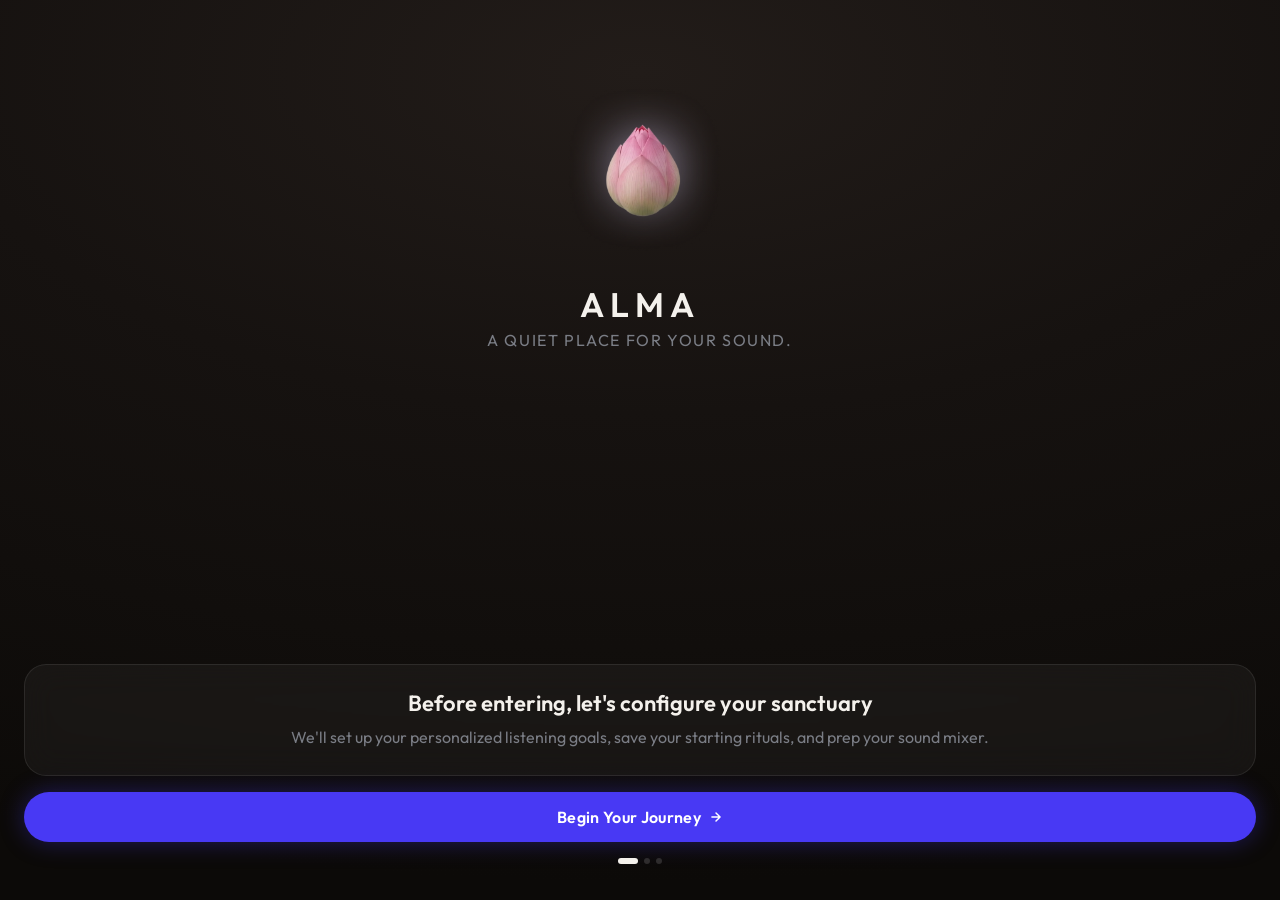
<file: alma-locket/onboarding.html>
<!DOCTYPE html>
<html lang="en">
<head>
<meta charset="UTF-8" />
<meta name="viewport" content="width=device-width, initial-scale=1.0" />
<title>ALMA — Welcome</title>
<link rel="preconnect" href="https://fonts.googleapis.com">
<link href="https://fonts.googleapis.com/css2?family=Outfit:wght@300;400;500;600;700&display=swap" rel="stylesheet">
<style>
:root {
  --accent: #4839F4;
  --accent-press: #7C4DF0;
  --font: 'Outfit', -apple-system, system-ui, sans-serif;
  --ease: cubic-bezier(0.4, 0.0, 0.1, 1);
  --ease-spring: cubic-bezier(0.34, 1.3, 0.64, 1);
  --bg: #0E0B09;
  --bg-grad: radial-gradient(130% 90% at 50% 8%, #221C19 0%, #161210 42%, #0C0A08 100%);
  --text: #F4F1EC;
  --text-2: #A8AAAF;
  --text-3: #7A7D85;
  --hairline: rgba(255,255,255,0.085);
  --hairline-strong: rgba(255,255,255,0.14);
  --surface: rgba(255,255,255,0.045);
  --surface-2: rgba(255,255,255,0.07);
}

* { box-sizing: border-box; margin: 0; padding: 0; }
html, body { height: 100%; width: 100%; }

body {
  font-family: var(--font);
  background: var(--bg-grad);
  color: var(--text);
  display: flex;
  flex-direction: column;
  min-height: 100svh;
  -webkit-font-smoothing: antialiased;
  overflow: hidden;
}

/* ── Screen ── */
.screen {
  position: relative;
  z-index: 1;
  display: flex;
  flex-direction: column;
  flex: 1;
  padding: 60px 24px 36px;
  overflow: hidden;
}

/* ── Step views ── */
.step {
  display: none;
  flex-direction: column;
  flex: 1;
  animation: stepIn 380ms var(--ease-spring) both;
}
.step.active { display: flex; }

.back-btn {
  width: 40px; height: 40px;
  border-radius: 50%;
  border: 1px solid var(--hairline);
  background: var(--surface);
  color: var(--text-2);
  display: flex; align-items: center; justify-content: center;
  cursor: pointer;
  flex-shrink: 0;
  align-self: flex-start;
  margin-bottom: 8px;
}

@keyframes stepIn {
  from { opacity: 0; transform: translateX(24px); }
  to   { opacity: 1; transform: translateX(0); }
}

/* ─── STEP 1 ─── */
.s1-brand {
  display: flex;
  flex-direction: column;
  align-items: center;
  text-align: center;
  flex: 1;
  justify-content: flex-start;
  padding-top: 8px;
}

.lotus-hero {
  width: 180px;
  height: 200px;
  object-fit: contain;
  margin-bottom: 20px;
}

.brand-name {
  font-weight: 600;
  font-size: 34px;
  letter-spacing: 6px;
  text-transform: uppercase;
  color: var(--text);
  line-height: 1;
  margin-bottom: 8px;
}
.brand-sub {
  font-size: 16px;
  font-weight: 400;
  color: var(--text-3);
  letter-spacing: 0.1em;
  text-transform: uppercase;
}

.s1-bottom {
  margin-top: auto;
  width: 100%;
  display: flex;
  flex-direction: column;
}

.s1-card {
  background: var(--surface);
  backdrop-filter: blur(16px);
  -webkit-backdrop-filter: blur(16px);
  border: 1px solid var(--hairline);
  border-radius: 22px;
  padding: 24px 20px;
  text-align: center;
  margin-bottom: 16px;
}
.s1-card h3 {
  font-size: 22px;
  font-weight: 600;
  color: var(--text);
  margin-bottom: 8px;
  line-height: 1.3;
}
.s1-card p {
  font-size: 16px;
  color: var(--text-3);
  line-height: 1.6;
}

/* ─── STEP 2 & 3 header ─── */
.step-lotus {
  width: 120px;
  height: 136px;
  object-fit: contain;
  display: block;
  margin: 0 auto 12px;
}

.step-label {
  font-size: 16px;
  font-weight: 600;
  text-transform: uppercase;
  letter-spacing: 0.1em;
  color: var(--text-3);
  text-align: center;
  margin-bottom: 6px;
}
.step-title {
  font-size: 28px;
  font-weight: 600;
  color: var(--text);
  text-align: center;
  letter-spacing: -0.3px;
  margin-bottom: 4px;
}
.step-sub {
  font-size: 16px;
  color: var(--text-3);
  text-align: center;
  margin-bottom: 20px;
  line-height: 1.5;
}

/* ─── Intention list ─── */
.intention-list {
  display: flex;
  flex-direction: column;
  gap: 10px;
  flex: 1;
  overflow-y: auto;
  margin-bottom: 16px;
}
.intention-list::-webkit-scrollbar { display: none; }

.intention-item {
  display: flex;
  align-items: center;
  justify-content: space-between;
  padding: 14px 16px;
  border-radius: 18px;
  border: 1px solid var(--hairline);
  background: rgba(255,255,255,0.025);
  cursor: pointer;
  transition: border-color 200ms var(--ease), background 200ms var(--ease);
  -webkit-tap-highlight-color: transparent;
}
.intention-item.selected {
  border-color: var(--hairline-strong);
  background: rgba(255,255,255,0.06);
}
.intention-item-left {
  display: flex;
  align-items: center;
  gap: 12px;
}
.intention-icon {
  width: 36px;
  height: 36px;
  border-radius: 12px;
  background: rgba(255,255,255,0.06);
  display: flex;
  align-items: center;
  justify-content: center;
  flex-shrink: 0;
  color: var(--text-3);
}
.intention-text h4 {
  font-size: 16px;
  font-weight: 600;
  color: var(--text);
  margin-bottom: 2px;
}
.intention-text p {
  font-size: 16px;
  color: var(--text-3);
}

.check-circle {
  width: 20px;
  height: 20px;
  border-radius: 50%;
  border: 1.5px solid var(--hairline-strong);
  display: flex;
  align-items: center;
  justify-content: center;
  flex-shrink: 0;
  transition: background 200ms var(--ease), border-color 200ms var(--ease);
}
.check-circle.checked { background: var(--text); border-color: var(--text); }
.check-circle svg { display: none; }
.check-circle.checked svg { display: block; }

/* ─── Goal list ─── */
.goal-picker {
  display: flex;
  flex-direction: column;
  gap: 8px;
  margin-bottom: 12px;
}
.goal-row {
  display: flex;
  gap: 8px;
}
.goal-chip {
  flex: 1;
  padding: 11px 0;
  border-radius: 14px;
  background: var(--surface-2);
  border: 1px solid var(--hairline);
  color: var(--text-2);
  font-family: var(--font);
  font-size: 16px;
  font-weight: 600;
  cursor: pointer;
  transition: background 180ms var(--ease), color 180ms var(--ease), border-color 180ms var(--ease);
  -webkit-tap-highlight-color: transparent;
}
.goal-chip.secondary {
  color: var(--text-3);
  font-size: 13px;
}
.goal-chip.active {
  background: var(--text);
  color: #0B0A09;
  border-color: transparent;
}
.custom-input-wrap {
  flex: 1;
  display: none;
  align-items: center;
  justify-content: center;
  border-radius: 14px;
  background: var(--text);
  padding: 6px 8px;
}
.custom-input-wrap input {
  width: 100%;
  background: transparent;
  border: none;
  outline: none;
  color: #0B0A09;
  font-family: var(--font);
  font-size: 16px;
  font-weight: 600;
  text-align: center;
}
.per-week {
  font-size: 16px;
  color: var(--text-3);
  text-align: center;
  min-height: 20px;
  margin-bottom: 16px;
}

/* ── CTA button ── */
.btn-primary {
  width: 100%;
  padding: 15px 20px;
  border-radius: 100px;
  border: none;
  cursor: pointer;
  font-family: var(--font);
  font-size: 16px;
  font-weight: 600;
  letter-spacing: 0.02em;
  display: flex;
  align-items: center;
  justify-content: center;
  gap: 8px;
  background: var(--accent);
  color: #fff;
  box-shadow: 0 0 24px rgba(72,57,244,0.35);
  transition: background 180ms var(--ease), box-shadow 180ms var(--ease), transform 120ms var(--ease);
  -webkit-tap-highlight-color: transparent;
  flex-shrink: 0;
}
.btn-primary:active { transform: scale(0.97); }

/* ── Progress dots ── */
.dots {
  display: flex;
  align-items: center;
  justify-content: center;
  gap: 6px;
  padding: 16px 0 0;
  flex-shrink: 0;
}
.dot {
  height: 6px;
  border-radius: 100px;
  background: var(--hairline-strong);
  transition: width 300ms var(--ease-spring), background 300ms var(--ease);
}
.dot.active { width: 20px; background: var(--text); }
.dot:not(.active) { width: 6px; }
</style>
</head>
<body>

<div class="screen">

  <!-- ── STEP 1: Welcome ── -->
  <div class="step active" id="step-1">
    <div class="s1-brand">
      <img src="images/lotus/lotus1.webp" alt="Lotus" class="lotus-hero" />
      <div class="brand-name">Alma</div>
      <div class="brand-sub">A quiet place for your sound.</div>
    </div>

    <div class="s1-bottom">
      <div class="s1-card">
        <h3>Before entering, let's configure your sanctuary</h3>
        <p>We'll set up your personalized listening goals, save your starting rituals, and prep your sound mixer.</p>
      </div>
      <button class="btn-primary" onclick="goTo(2)">
        Begin Your Journey
        <svg width="14" height="14" viewBox="0 0 24 24" fill="none" stroke="currentColor" stroke-width="2.5" stroke-linecap="round" stroke-linejoin="round"><path d="M5 12h14M12 5l7 7-7 7"/></svg>
      </button>
      <div class="dots">
        <div class="dot active"></div>
        <div class="dot"></div>
        <div class="dot"></div>
      </div>
    </div>
  </div>

  <!-- ── STEP 2: Intentions ── -->
  <div class="step" id="step-2">
    <button class="back-btn" onclick="goTo(1)" aria-label="Back">
      <svg width="18" height="18" viewBox="0 0 24 24" fill="none" stroke="currentColor" stroke-width="2" stroke-linecap="round" stroke-linejoin="round"><path d="M15 18l-6-6 6-6"/></svg>
    </button>
    <img src="images/lotus/lotus3.webp" alt="Lotus" class="step-lotus" />
    <div class="step-label">1 of 2 · Core Intention</div>
    <div class="step-title">What brings you stillness?</div>
    <div class="step-sub">Choose your core needs. We'll populate your initial Mixer.</div>

    <div class="intention-list">

      <div class="intention-item selected" onclick="toggleIntention('focus', this)">
        <div class="intention-item-left">
          <div class="intention-icon">
            <svg width="18" height="18" viewBox="0 0 24 24" fill="none" stroke="currentColor" stroke-width="1.8" stroke-linecap="round" stroke-linejoin="round"><circle cx="12" cy="12" r="3"/><path d="M12 2v3M12 19v3M4.22 4.22l2.12 2.12M17.66 17.66l2.12 2.12M2 12h3M19 12h3M4.22 19.78l2.12-2.12M17.66 6.34l2.12-2.12"/></svg>
          </div>
          <div class="intention-text">
            <h4>Focus &amp; Mental Clarity</h4>
            <p>Optimized with 40Hz binaural waves</p>
          </div>
        </div>
        <div class="check-circle checked" id="check-focus">
          <svg width="10" height="10" viewBox="0 0 12 12" fill="none"><path d="M2 6l3 3 5-5" stroke="#0B0A09" stroke-width="1.8" stroke-linecap="round" stroke-linejoin="round"/></svg>
        </div>
      </div>

      <div class="intention-item" onclick="toggleIntention('sleep', this)">
        <div class="intention-item-left">
          <div class="intention-icon">
            <svg width="18" height="18" viewBox="0 0 24 24" fill="none" stroke="currentColor" stroke-width="1.8" stroke-linecap="round" stroke-linejoin="round"><path d="M21 12.79A9 9 0 1 1 11.21 3 7 7 0 0 0 21 12.79z"/></svg>
          </div>
          <div class="intention-text">
            <h4>Deep Sleep Sanctuary</h4>
            <p>Includes Forest Night and rain layers</p>
          </div>
        </div>
        <div class="check-circle" id="check-sleep">
          <svg width="10" height="10" viewBox="0 0 12 12" fill="none"><path d="M2 6l3 3 5-5" stroke="#0B0A09" stroke-width="1.8" stroke-linecap="round" stroke-linejoin="round"/></svg>
        </div>
      </div>

      <div class="intention-item" onclick="toggleIntention('stress', this)">
        <div class="intention-item-left">
          <div class="intention-icon">
            <svg width="18" height="18" viewBox="0 0 24 24" fill="none" stroke="currentColor" stroke-width="1.8" stroke-linecap="round" stroke-linejoin="round"><path d="M17.7 7.7a2.5 2.5 0 1 1 1.8 4.3H2"/><path d="M9.6 4.6A2 2 0 1 1 11 8H2"/><path d="M12.6 19.4A2 2 0 1 0 14 16H2"/></svg>
          </div>
          <div class="intention-text">
            <h4>Stress &amp; Anxiety Relief</h4>
            <p>Anchored with custom OM Wave Chants</p>
          </div>
        </div>
        <div class="check-circle" id="check-stress">
          <svg width="10" height="10" viewBox="0 0 12 12" fill="none"><path d="M2 6l3 3 5-5" stroke="#0B0A09" stroke-width="1.8" stroke-linecap="round" stroke-linejoin="round"/></svg>
        </div>
      </div>

      <div class="intention-item" onclick="toggleIntention('nature', this)">
        <div class="intention-item-left">
          <div class="intention-icon">
            <svg width="18" height="18" viewBox="0 0 24 24" fill="none" stroke="currentColor" stroke-width="1.8" stroke-linecap="round" stroke-linejoin="round"><path d="M11 20A7 7 0 0 1 9.8 6.1C15.5 5 17 4.48 19 2c1 2 2 4.18 2 8 0 5.5-4.78 10-10 10z"/><path d="M2 21c0-3 1.85-5.36 5.08-6C9.5 14.52 12 13 13 12"/></svg>
          </div>
          <div class="intention-text">
            <h4>Nature Immersion</h4>
            <p>Gentle Rain &amp; Ocean Waves combinations</p>
          </div>
        </div>
        <div class="check-circle" id="check-nature">
          <svg width="10" height="10" viewBox="0 0 12 12" fill="none"><path d="M2 6l3 3 5-5" stroke="#0B0A09" stroke-width="1.8" stroke-linecap="round" stroke-linejoin="round"/></svg>
        </div>
      </div>

    </div>

    <button class="btn-primary" onclick="goTo(3)">
      Next: Set Your Target
      <svg width="14" height="14" viewBox="0 0 24 24" fill="none" stroke="currentColor" stroke-width="2.5" stroke-linecap="round" stroke-linejoin="round"><path d="M5 12h14M12 5l7 7-7 7"/></svg>
    </button>

    <div class="dots">
      <div class="dot"></div>
      <div class="dot active"></div>
      <div class="dot"></div>
    </div>
  </div>

  <!-- ── STEP 3: Goals ── -->
  <div class="step" id="step-3">
    <button class="back-btn" onclick="goTo(2)" aria-label="Back">
      <svg width="18" height="18" viewBox="0 0 24 24" fill="none" stroke="currentColor" stroke-width="2" stroke-linecap="round" stroke-linejoin="round"><path d="M15 18l-6-6 6-6"/></svg>
    </button>
    <img src="images/lotus/lotus5.webp" alt="Lotus" class="step-lotus" />
    <div class="step-label">2 of 2 · Daily Commitment</div>
    <div class="step-title">Set your daily target</div>
    <div class="step-sub">Your goal shapes the rituals we prepare for you.</div>

    <div class="goal-picker">
      <div class="goal-row">
        <button class="goal-chip" id="chip-10" onclick="selectGoal(10, this)">10m</button>
        <button class="goal-chip" id="chip-30" onclick="selectGoal(30, this)">30m</button>
        <button class="goal-chip" id="chip-60" onclick="selectGoal(60, this)">1h</button>
      </div>
      <div class="goal-row">
        <button class="goal-chip secondary" id="chip-custom" onclick="activateCustom()">Custom</button>
        <div class="custom-input-wrap" id="custom-wrap">
          <input id="custom-input" type="text" inputmode="numeric" pattern="[0-9]*"
            placeholder="min"
            oninput="onCustomInput(this)"
            onblur="onCustomBlur()"
            onkeydown="if(event.key==='Enter')this.blur()" />
        </div>
        <button class="goal-chip secondary" id="chip-notsure" onclick="selectNotSure(this)">Not sure yet</button>
      </div>
    </div>

    <div class="per-week" id="per-week"></div>

    <button class="btn-primary" style="margin-top: auto" onclick="window.location.href='signin.html'">
      Enter Your Sanctuary
      <svg width="14" height="14" viewBox="0 0 24 24" fill="none" stroke="currentColor" stroke-width="2.5" stroke-linecap="round" stroke-linejoin="round"><path d="M5 12h14M12 5l7 7-7 7"/></svg>
    </button>

    <div class="dots">
      <div class="dot"></div>
      <div class="dot"></div>
      <div class="dot active"></div>
    </div>
  </div>

</div>

<script>
  const intentions = new Set(['focus']);

  function goTo(n) {
    document.querySelectorAll('.step').forEach(s => s.classList.remove('active'));
    document.getElementById(`step-${n}`).classList.add('active');
  }

  function toggleIntention(key, el) {
    const circle = document.getElementById(`check-${key}`);
    if (intentions.has(key)) {
      if (intentions.size === 1) return;
      intentions.delete(key);
      el.classList.remove('selected');
      circle.classList.remove('checked');
    } else {
      intentions.add(key);
      el.classList.add('selected');
      circle.classList.add('checked');
    }
  }

  function fmtPerWeek(min) {
    const total = min * 7;
    const h = Math.floor(total / 60), m = total % 60;
    const fmt = h > 0 ? (m > 0 ? `${h}h ${m}m` : `${h}`) : `${m}m`;
    return `That's ${fmt} per week`;
  }

  function clearChips() {
    document.querySelectorAll('.goal-chip').forEach(c => c.classList.remove('active'));
  }

  function selectGoal(min, el) {
    clearChips();
    hideCustom();
    el.classList.add('active');
    document.getElementById('per-week').textContent = fmtPerWeek(min);
  }

  function selectNotSure(el) {
    clearChips();
    hideCustom();
    el.classList.add('active');
    document.getElementById('per-week').textContent = '';
  }

  function activateCustom() {
    clearChips();
    document.getElementById('chip-custom').style.display = 'none';
    const wrap = document.getElementById('custom-wrap');
    wrap.style.display = 'flex';
    const input = document.getElementById('custom-input');
    input.value = '';
    input.focus();
    document.getElementById('per-week').textContent = '';
  }

  function hideCustom() {
    document.getElementById('chip-custom').style.display = '';
    document.getElementById('custom-wrap').style.display = 'none';
  }

  function onCustomInput(input) {
    const raw = input.value.replace(/\D/g, '');
    input.value = raw;
    const n = parseInt(raw, 10);
    document.getElementById('per-week').textContent = n > 0 ? fmtPerWeek(n) : '';
  }

  function onCustomBlur() {
    const input = document.getElementById('custom-input');
    if (!input.value.trim()) hideCustom();
  }
</script>
</body>
</html>
</file>
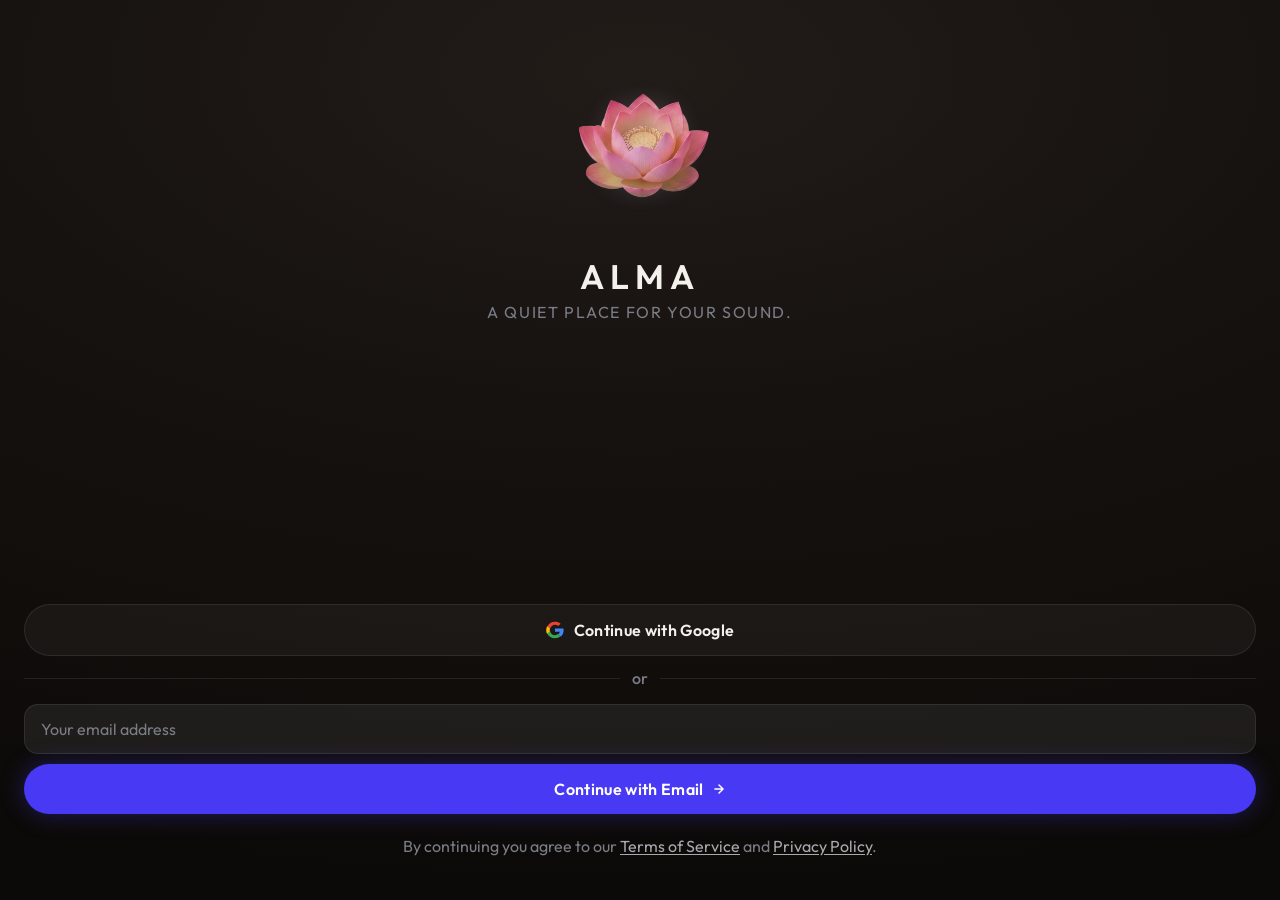
<file: alma-locket/signin.html>
<!DOCTYPE html>
<html lang="en">
<head>
<meta charset="UTF-8" />
<meta name="viewport" content="width=device-width, initial-scale=1.0" />
<title>ALMA — Sign In</title>
<link rel="preconnect" href="https://fonts.googleapis.com">
<link href="https://fonts.googleapis.com/css2?family=Outfit:wght@300;400;500;600;700&display=swap" rel="stylesheet">
<style>
:root {
  --accent: #4839F4;
  --font: 'Outfit', -apple-system, system-ui, sans-serif;
  --ease: cubic-bezier(0.4, 0.0, 0.1, 1);
  --ease-spring: cubic-bezier(0.34, 1.3, 0.64, 1);
  --bg-grad: radial-gradient(130% 90% at 50% 8%, #221C19 0%, #161210 42%, #0C0A08 100%);
  --text: #F4F1EC;
  --text-2: #A8AAAF;
  --text-3: #7A7D85;
  --hairline: rgba(255,255,255,0.085);
  --hairline-strong: rgba(255,255,255,0.14);
  --surface: rgba(255,255,255,0.045);
  --surface-2: rgba(255,255,255,0.07);
}

* { box-sizing: border-box; margin: 0; padding: 0; }
html, body { height: 100%; width: 100%; overflow: hidden; }

body {
  font-family: var(--font);
  background: var(--bg-grad);
  color: var(--text);
  -webkit-font-smoothing: antialiased;
}

/* ── Screen track ── */
.track {
  display: flex;
  width: 200%;
  height: 100svh;
  transition: transform 400ms var(--ease);
}
.track.at-2 { transform: translateX(-50%); }

.screen {
  width: 50%;
  min-height: 100svh;
  display: flex;
  flex-direction: column;
  align-items: center;
  padding: 60px 24px 40px;
  flex-shrink: 0;
}

/* ── Brand ── */
.brand {
  display: flex;
  flex-direction: column;
  align-items: center;
  text-align: center;
}
.lotus-img {
  width: 160px;
  height: 180px;
  object-fit: contain;
  margin-bottom: 20px;
  animation: breathe 4s ease-in-out infinite;
}
@keyframes breathe {
  0%, 100% { transform: scale(1);    opacity: 1; }
  50%       { transform: scale(1.03); opacity: 0.88; }
}
.brand-name {
  font-weight: 600;
  font-size: 34px;
  letter-spacing: 6px;
  text-transform: uppercase;
  color: var(--text);
  line-height: 1;
  margin-bottom: 8px;
}
.brand-tagline {
  font-size: 16px;
  font-weight: 400;
  color: var(--text-3);
  letter-spacing: 0.1em;
  text-transform: uppercase;
}

/* ── Auth section ── */
.auth {
  margin-top: auto;
  width: 100%;
}

.btn-provider {
  width: 100%;
  display: flex;
  align-items: center;
  justify-content: center;
  gap: 10px;
  padding: 15px 20px;
  border-radius: 100px;
  border: 1px solid var(--hairline);
  background: var(--surface);
  color: var(--text);
  font-family: var(--font);
  font-size: 16px;
  font-weight: 600;
  letter-spacing: 0.02em;
  cursor: pointer;
  transition: opacity 120ms var(--ease);
  -webkit-tap-highlight-color: transparent;
  margin-bottom: 12px;
}
.btn-provider:active { opacity: 0.55; }

.divider {
  display: flex;
  align-items: center;
  gap: 12px;
  margin: 4px 0 16px;
  color: var(--text-3);
  font-size: 16px;
  font-weight: 500;
}
.divider::before, .divider::after {
  content: '';
  flex: 1;
  height: 1px;
  background: var(--hairline);
}

.input-field {
  width: 100%;
  padding: 14px 16px;
  background: var(--surface-2);
  border: 1px solid var(--hairline);
  border-radius: 14px;
  color: var(--text);
  font-family: var(--font);
  font-size: 16px;
  font-weight: 400;
  outline: none;
  margin-bottom: 10px;
  transition: border-color 200ms var(--ease);
  -webkit-appearance: none;
}
.input-field:focus { border-color: var(--hairline-strong); }
.input-field::placeholder { color: var(--text-3); }

.btn-primary {
  width: 100%;
  padding: 15px 20px;
  border-radius: 100px;
  border: none;
  cursor: pointer;
  font-family: var(--font);
  font-size: 16px;
  font-weight: 600;
  letter-spacing: 0.02em;
  display: flex;
  align-items: center;
  justify-content: center;
  gap: 8px;
  background: var(--accent);
  color: #fff;
  box-shadow: 0 0 24px rgba(72,57,244,0.35);
  transition: opacity 120ms var(--ease);
  -webkit-tap-highlight-color: transparent;
}
.btn-primary:active { opacity: 0.75; }

.legal {
  margin-top: 20px;
  font-size: 16px;
  color: var(--text-3);
  text-align: center;
  line-height: 1.6;
}
.legal a {
  color: var(--text-2);
  text-decoration: underline;
  text-underline-offset: 2px;
}

/* ── Screen 2 specific ── */
.back-btn {
  position: absolute;
  top: 56px;
  left: 20px;
  width: 40px;
  height: 40px;
  border-radius: 50%;
  border: 1px solid var(--hairline);
  background: var(--surface);
  color: var(--text-2);
  display: flex;
  align-items: center;
  justify-content: center;
  cursor: pointer;
  transition: opacity 120ms var(--ease);
  -webkit-tap-highlight-color: transparent;
}
.back-btn:active { opacity: 0.55; }

.email-pill {
  display: inline-flex;
  align-items: center;
  gap: 6px;
  padding: 6px 12px;
  border-radius: 100px;
  border: 1px solid var(--hairline);
  background: var(--surface);
  font-size: 14px;
  font-weight: 500;
  color: var(--text-2);
  margin-bottom: 20px;
  max-width: 100%;
  overflow: hidden;
  text-overflow: ellipsis;
  white-space: nowrap;
}

/* ── Full-screen loading overlay ── */
.loading-overlay {
  position: fixed;
  inset: 0;
  background: var(--bg-grad);
  display: none;
  align-items: center;
  justify-content: center;
  z-index: 100;
}
.loading-overlay.active { display: flex; animation: fadeIn 300ms var(--ease); }
@keyframes fadeIn { from { opacity: 0; } to { opacity: 1; } }

.loading-content {
  display: flex;
  flex-direction: column;
  align-items: center;
  gap: 20px;
  text-align: center;
  padding: 0 32px;
}

.loading-icon {
  width: 72px; height: 72px;
  position: relative;
  display: flex; align-items: center; justify-content: center;
}
.mandala-spin {
  width: 72px; height: 72px;
  object-fit: contain;
  animation: spinCW 90s linear infinite;
  transition: opacity 500ms ease;
}
.mandala-spin.fade-out { opacity: 0; }

.check-icon {
  position: absolute;
  inset: 0;
  display: flex; align-items: center; justify-content: center;
  color: var(--text);
  opacity: 0;
  transition: opacity 500ms ease;
}
.check-icon.fade-in { opacity: 1; }

@keyframes spinCW { to { transform: rotate(360deg); } }

.loading-title { font-size: 28px; font-weight: 600; color: var(--text); line-height: 1.2; }
.loading-sub   { font-size: 16px; color: var(--text-3); margin-top: -8px; }
</style>
</head>
<body>

<div class="loading-overlay" id="loadingOverlay">
  <div class="loading-content">
    <div class="loading-icon">
      <img src="images/mandala/mandala 1.svg" class="mandala-spin" id="mandalaSpin" alt="" />
      <div class="check-icon" id="checkIcon">
        <svg width="32" height="32" viewBox="0 0 24 24" fill="none" stroke="currentColor" stroke-width="1.8" stroke-linecap="round" stroke-linejoin="round"><polyline points="20 6 9 17 4 12"/></svg>
      </div>
    </div>
    <div class="loading-title" id="loadingTitle">Connecting to sanctuary…</div>
    <div class="loading-sub">Syncing your saved rituals and mixes</div>
  </div>
</div>

<div class="track" id="track">

  <!-- ── Screen 1: Entry ── -->
  <div class="screen">
    <div class="brand">
      <img src="images/lotus/lotus7.webp" alt="Lotus" class="lotus-img" />
      <div class="brand-name">Alma</div>
      <div class="brand-tagline">A quiet place for your sound.</div>
    </div>

    <div class="auth">
      <button class="btn-provider" onclick="handleGoogle()">
        <svg width="18" height="18" viewBox="0 0 24 24">
          <path fill="#EA4335" d="M12 5.04c1.64 0 3.12.56 4.28 1.67l3.2-3.2C17.52 1.58 14.97 1 12 1 7.35 1 3.4 3.65 1.51 7.5l3.86 3C6.27 7.57 8.9 5.04 12 5.04z"/>
          <path fill="#4285F4" d="M23.49 12.27c0-.81-.07-1.59-.2-2.36H12v4.51h6.44c-.28 1.47-1.11 2.72-2.36 3.56l3.66 2.84c2.14-1.97 3.75-4.88 3.75-8.55z"/>
          <path fill="#FBBC05" d="M5.37 14.5a7.12 7.12 0 0 1 0-4.52l-3.86-3a11.96 11.96 0 0 0 0 10.51l3.86-2.99z"/>
          <path fill="#34A853" d="M12 19c-3.1 0-5.73-2.53-6.63-5.5l-3.86 3C3.4 20.35 7.35 23 12 23c2.97 0 5.48-.98 7.31-2.67l-3.66-2.84c-1.01.67-2.3 1.51-3.65 1.51z"/>
        </svg>
        Continue with Google
      </button>

      <div class="divider">or</div>

      <input
        class="input-field"
        id="emailInput"
        type="email"
        placeholder="Your email address"
        autocomplete="email"
      />

      <button class="btn-primary" onclick="goToPassword()">
        Continue with Email
        <svg width="14" height="14" viewBox="0 0 24 24" fill="none" stroke="currentColor" stroke-width="2.5" stroke-linecap="round" stroke-linejoin="round"><path d="M5 12h14M12 5l7 7-7 7"/></svg>
      </button>

      <p class="legal">
        By continuing you agree to our <a href="#">Terms of Service</a> and <a href="#">Privacy Policy</a>.
      </p>
    </div>
  </div>

  <!-- ── Screen 2: Password ── -->
  <div class="screen" style="position: relative;">
    <button class="back-btn" onclick="goBack()">
      <svg width="18" height="18" viewBox="0 0 24 24" fill="none" stroke="currentColor" stroke-width="2" stroke-linecap="round" stroke-linejoin="round"><path d="M15 18l-6-6 6-6"/></svg>
    </button>

    <div class="brand">
      <img src="images/lotus/lotus7.webp" alt="Lotus" class="lotus-img" />
      <div class="brand-name">Alma</div>
      <div class="brand-tagline">A quiet place for your sound.</div>
    </div>

    <div class="auth">
      <div class="email-pill" id="emailPill">
        <svg width="13" height="13" viewBox="0 0 24 24" fill="none" stroke="currentColor" stroke-width="2" stroke-linecap="round" stroke-linejoin="round"><path d="M4 4h16c1.1 0 2 .9 2 2v12c0 1.1-.9 2-2 2H4c-1.1 0-2-.9-2-2V6c0-1.1.9-2 2-2z"/><polyline points="22,6 12,13 2,6"/></svg>
        <span id="emailPillText"></span>
      </div>

      <input
        class="input-field"
        id="passwordInput"
        type="password"
        placeholder="Create a password"
        autocomplete="new-password"
      />

      <button class="btn-primary" onclick="handleSignUp()">
        Join ALMA
        <svg width="14" height="14" viewBox="0 0 24 24" fill="none" stroke="currentColor" stroke-width="2.5" stroke-linecap="round" stroke-linejoin="round"><path d="M5 12h14M12 5l7 7-7 7"/></svg>
      </button>

      <p class="legal">
        By continuing you agree to our <a href="#">Terms of Service</a> and <a href="#">Privacy Policy</a>.
      </p>
    </div>
  </div>

</div>

<script>
  const track = document.getElementById('track');

  function goToPassword() {
    const email = document.getElementById('emailInput').value.trim();
    if (!email || !email.includes('@')) {
      const input = document.getElementById('emailInput');
      input.style.borderColor = 'rgba(255,255,255,0.3)';
      input.focus();
      setTimeout(() => input.style.borderColor = '', 1200);
      return;
    }
    document.getElementById('emailPillText').textContent = email;
    track.classList.add('at-2');
    setTimeout(() => document.getElementById('passwordInput').focus(), 420);
  }

  function goBack() {
    track.classList.remove('at-2');
    setTimeout(() => document.getElementById('emailInput').focus(), 420);
  }

  function handleGoogle() {
    showLoading('google');
  }

  function handleSignUp() {
    const password = document.getElementById('passwordInput').value;
    if (password.length < 6) {
      const input = document.getElementById('passwordInput');
      input.style.borderColor = 'rgba(255,255,255,0.3)';
      input.focus();
      setTimeout(() => input.style.borderColor = '', 1200);
      return;
    }
    showLoading('email');
  }

  function showLoading(method) {
    const overlay  = document.getElementById('loadingOverlay');
    const mandala  = document.getElementById('mandalaSpin');
    const check    = document.getElementById('checkIcon');
    const title    = document.getElementById('loadingTitle');

    overlay.classList.add('active');
    setTimeout(() => { title.textContent = 'Verifying credentials…'; }, 1100);
    setTimeout(() => {
      mandala.classList.add('fade-out');
      setTimeout(() => check.classList.add('fade-in'), 300);
      title.textContent = 'Entrance approved';
    }, 2400);
    setTimeout(() => {
      localStorage.setItem('alma_onboarded', '1');
      window.location.href = 'ALMA.html';
    }, 3400);
  }

  // Allow Enter key to advance
  document.getElementById('emailInput').addEventListener('keydown', e => {
    if (e.key === 'Enter') goToPassword();
  });
  document.getElementById('passwordInput').addEventListener('keydown', e => {
    if (e.key === 'Enter') handleSignUp();
  });
</script>
</body>
</html>
</file>
